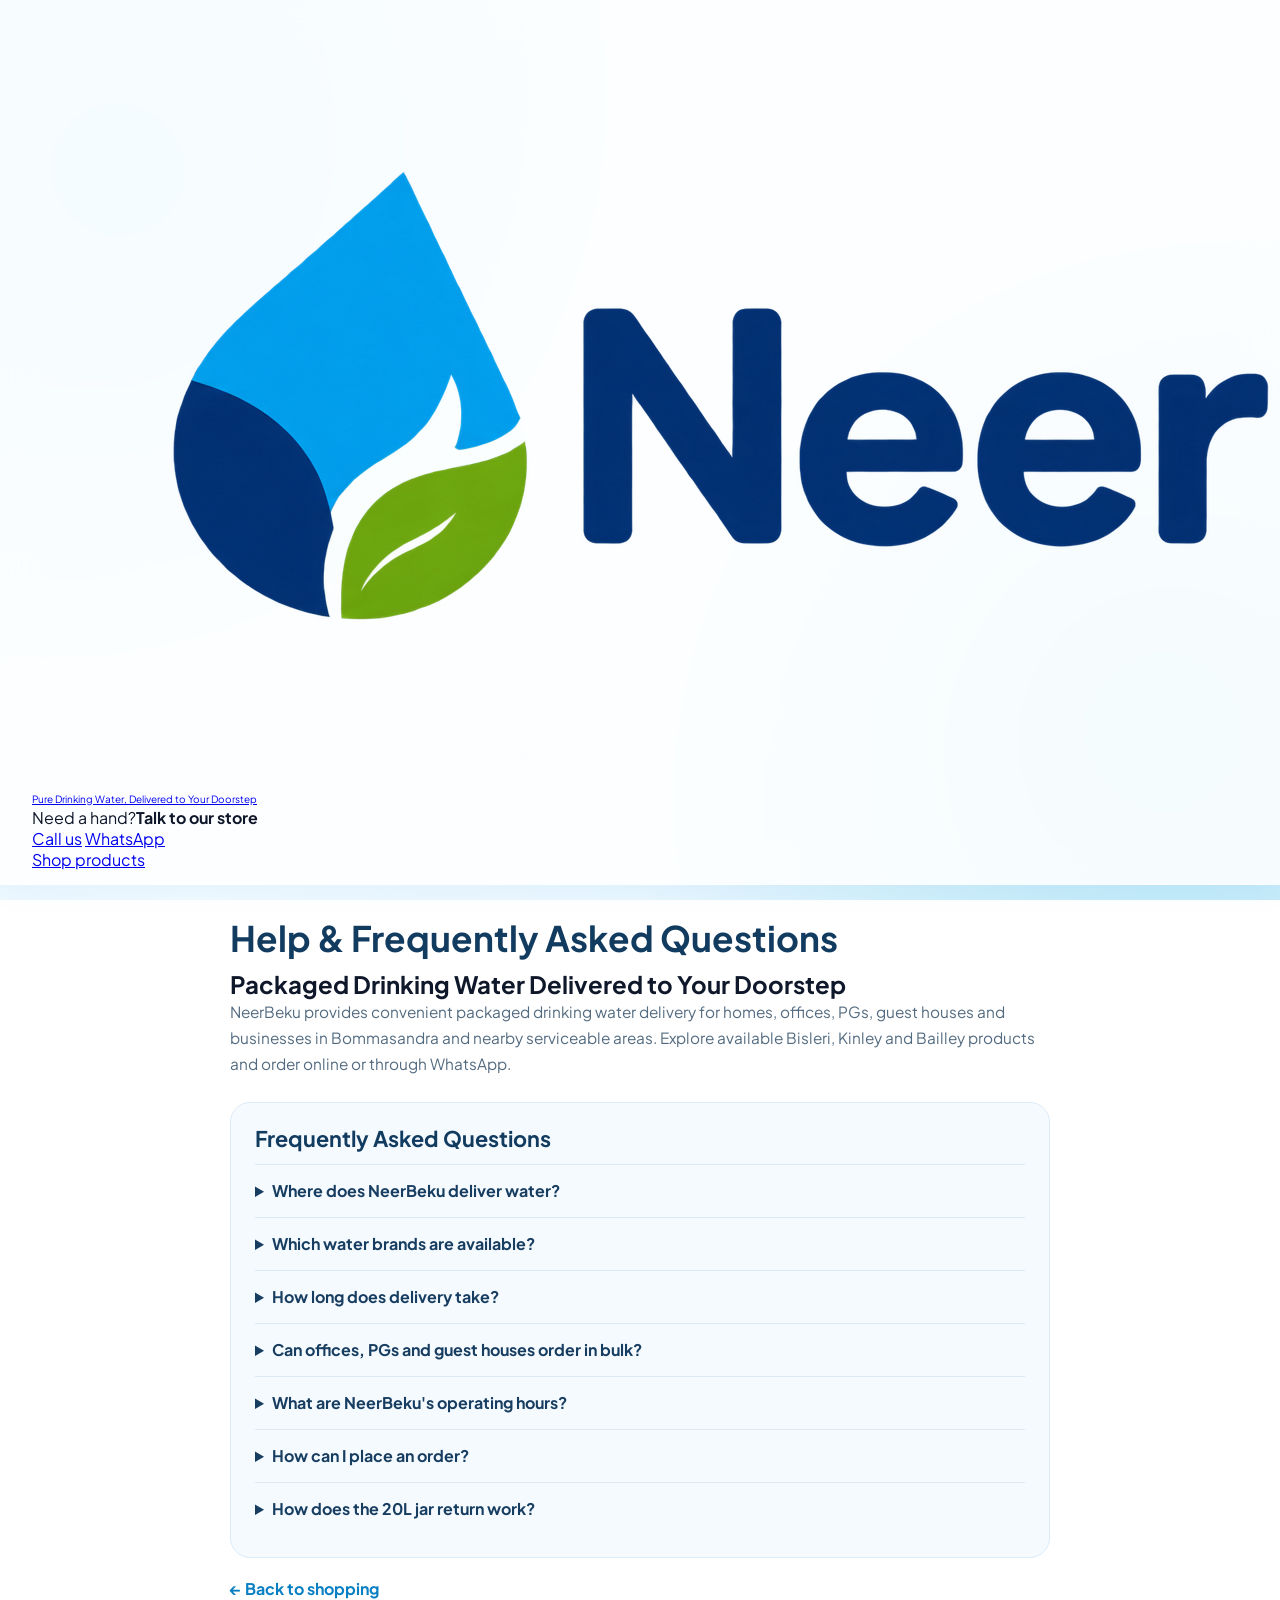
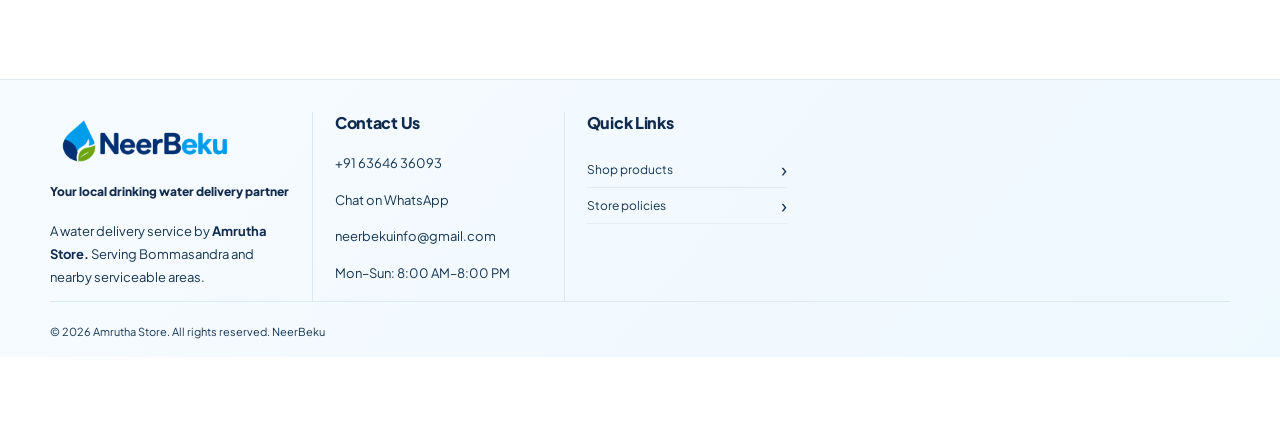
<file: faq.html>
<!DOCTYPE html>
<html lang="en">
<head>
  <meta charset="UTF-8">
  <meta name="viewport" content="width=device-width, initial-scale=1.0">
  <title>Help &amp; FAQs | NeerBeku Water Delivery in Bommasandra</title>
  <meta name="description" content="Learn about NeerBeku water delivery in Bommasandra, available water brands, delivery times, bulk orders, operating hours and 20L jar returns.">
  <meta name="robots" content="index, follow">
  <link rel="canonical" href="https://neerbeku.com/faq.html">
  <meta property="og:type" content="website">
  <meta property="og:site_name" content="NeerBeku">
  <meta property="og:title" content="Help &amp; FAQs | NeerBeku">
  <meta property="og:description" content="Answers about NeerBeku packaged drinking water delivery in Bommasandra.">
  <meta property="og:url" content="https://neerbeku.com/faq.html">
  <link rel="icon" type="image/png" sizes="32x32" href="images/favicon.png">
  <link rel="preconnect" href="https://fonts.googleapis.com">
  <link rel="preconnect" href="https://fonts.gstatic.com" crossorigin>
  <link href="https://fonts.googleapis.com/css2?family=Plus+Jakarta+Sans:wght@400;500;600;700;800&display=swap" rel="stylesheet">
  <link rel="stylesheet" href="styles.css">
  <link rel="stylesheet" href="footer.css">
    <script type="application/ld+json">
  {
    "@context": "https://schema.org",
    "@type": "FAQPage",
    "mainEntity": [
      {"@type":"Question","name":"Where does NeerBeku deliver water?","acceptedAnswer":{"@type":"Answer","text":"NeerBeku delivers packaged drinking water in Bommasandra, Bengaluru and selected nearby serviceable areas."}},
      {"@type":"Question","name":"Which water brands are available?","acceptedAnswer":{"@type":"Answer","text":"Our catalogue includes Bisleri, Kinley and Bailley products. Availability depends on current stock."}},
      {"@type":"Question","name":"How long does delivery take?","acceptedAnswer":{"@type":"Answer","text":"NeerBeku aims to deliver within two hours of order confirmation. Actual delivery time depends on location, distance, availability and order volume."}},
      {"@type":"Question","name":"Can offices, PGs and guest houses order in bulk?","acceptedAnswer":{"@type":"Answer","text":"Yes. Contact our store for bulk water requirements and delivery arrangements."}},
      {"@type":"Question","name":"What are NeerBeku's operating hours?","acceptedAnswer":{"@type":"Answer","text":"We operate daily from 8:00 AM to 8:00 PM."}},
      {"@type":"Question","name":"How can I place an order?","acceptedAnswer":{"@type":"Answer","text":"Browse the website, add products to your cart and complete checkout, or contact us through WhatsApp."}},
      {"@type":"Question","name":"How does the 20L jar return work?","acceptedAnswer":{"@type":"Answer","text":"Eligible NeerBeku-supplied Bisleri jars are covered by our jar return policy. Please refer to our policies page for the return period, inspection and applicable deductions."}}
    ]
  }
  </script>
  <style>
    .help-page{max-width:860px;margin:0 auto;padding:24px 20px 56px}
    .help-hero{margin:8px 0 24px}
    .help-hero h1{color:#123b60;font-size:clamp(1.6rem,4vw,2.2rem);line-height:1.2;margin:0 0 10px}
    .help-hero p{color:#536b80;line-height:1.7;font-size:.96rem}
    .help-faq{padding:22px 24px;background:#f5faff;border:1px solid #dcecf8;border-radius:20px}
    .help-faq h2{color:#123b60;font-size:1.35rem;margin:0 0 12px}
    .help-faq details{padding:14px 0;border-top:1px solid #dce8f2}
    .help-faq summary{cursor:pointer;color:#173d60;font-weight:700;line-height:1.5}
    .help-faq details p{margin:9px 0 0;color:#536b80;line-height:1.65}
    .help-back{display:inline-flex;margin-top:20px;color:#087fc2;font-weight:700;text-decoration:none}
    @media(max-width:600px){.help-page{padding:20px 14px 42px}.help-faq{padding:18px 15px}.help-hero p{font-size:.9rem}}
  </style>
</head>
<body class="shop-page">
  <header class="store-header">
    <div class="store-header-inner">
      <a href="index.html" class="store-brand" aria-label="NeerBeku home">
        <img src="images/logo.png" alt="NeerBeku" class="store-logo">
        <span class="store-tagline">Pure Drinking Water, Delivered to Your Doorstep</span>
      </a>
      <div class="store-help">
        <span class="store-help-copy">Need a hand?<strong>Talk to our store</strong></span>
        <nav class="store-contact" aria-label="Contact the store">
          <a href="tel:+916364636093" class="store-contact-link store-call"><span>Call us</span></a>
          <a href="https://wa.me/916364636093" target="_blank" rel="noopener noreferrer" class="store-contact-link store-whatsapp"><span>WhatsApp</span></a>
        </nav>
      </div>
      <a class="store-cart" href="index.html#catalogue" aria-label="Shop water products">Shop products</a>
    </div>
  </header>
  <main class="help-page">
    <section class="help-hero" aria-labelledby="help-heading">
      <h1 id="help-heading">Help &amp; Frequently Asked Questions</h1>
      <h2>Packaged Drinking Water Delivered to Your Doorstep</h2>
      <p>NeerBeku provides convenient packaged drinking water delivery for homes, offices, PGs, guest houses and businesses in Bommasandra and nearby serviceable areas. Explore available Bisleri, Kinley and Bailley products and order online or through WhatsApp.</p>
    </section>
    <section class="help-faq" aria-labelledby="help-faq-heading">
      <h2 id="help-faq-heading">Frequently Asked Questions</h2>
      <details><summary>Where does NeerBeku deliver water?</summary><p>NeerBeku delivers packaged drinking water in Bommasandra, Bengaluru and selected nearby serviceable areas.</p></details>
      <details><summary>Which water brands are available?</summary><p>Our catalogue includes Bisleri, Kinley and Bailley products. Availability depends on current stock.</p></details>
      <details><summary>How long does delivery take?</summary><p>NeerBeku aims to deliver within two hours of order confirmation. Actual delivery time depends on location, distance, availability and order volume.</p></details>
      <details><summary>Can offices, PGs and guest houses order in bulk?</summary><p>Yes. Contact our store for bulk water requirements and delivery arrangements.</p></details>
      <details><summary>What are NeerBeku's operating hours?</summary><p>We operate daily from 8:00 AM to 8:00 PM.</p></details>
      <details><summary>How can I place an order?</summary><p>Browse the website, add products to your cart and complete checkout, or contact us through WhatsApp.</p></details>
      <details><summary>How does the 20L jar return work?</summary><p>Eligible NeerBeku-supplied Bisleri jars are covered by our jar return policy. Please refer to our <a href="policies.html#jar">jar return policy</a> for the return period, inspection and applicable deductions.</p></details>
    </section>
    <a class="help-back" href="index.html">← Back to shopping</a>
  </main>
  <footer class="nb-footer">
    <div class="nb-footer-grid">
      <section class="nb-footer-brand"><a href="index.html"><img src="images/logo.png" alt="NeerBeku" width="220" height="70"></a><h2>Your local drinking water delivery partner</h2><p>A water delivery service by <strong>Amrutha Store.</strong> Serving Bommasandra and nearby serviceable areas.</p></section>
      <section><h2>Contact Us</h2><ul class="nb-contact-list"><li><a href="tel:+916364636093">+91 63646 36093</a></li><li><a href="https://wa.me/916364636093">Chat on WhatsApp</a></li><li><a href="mailto:neerbekuinfo@gmail.com">neerbekuinfo@gmail.com</a></li><li>Mon–Sun: 8:00 AM–8:00 PM</li></ul></section>
      <section><h2>Quick Links</h2><nav class="nb-policy-links" aria-label="Quick links"><a href="index.html">Shop products <span>›</span></a><a href="policies.html">Store policies <span>›</span></a></nav></section>
    </div>
    <div class="nb-footer-bottom"><span>© 2026 Amrutha Store. All rights reserved. NeerBeku</span></div>
  </footer>
</body>
</html>
</file>
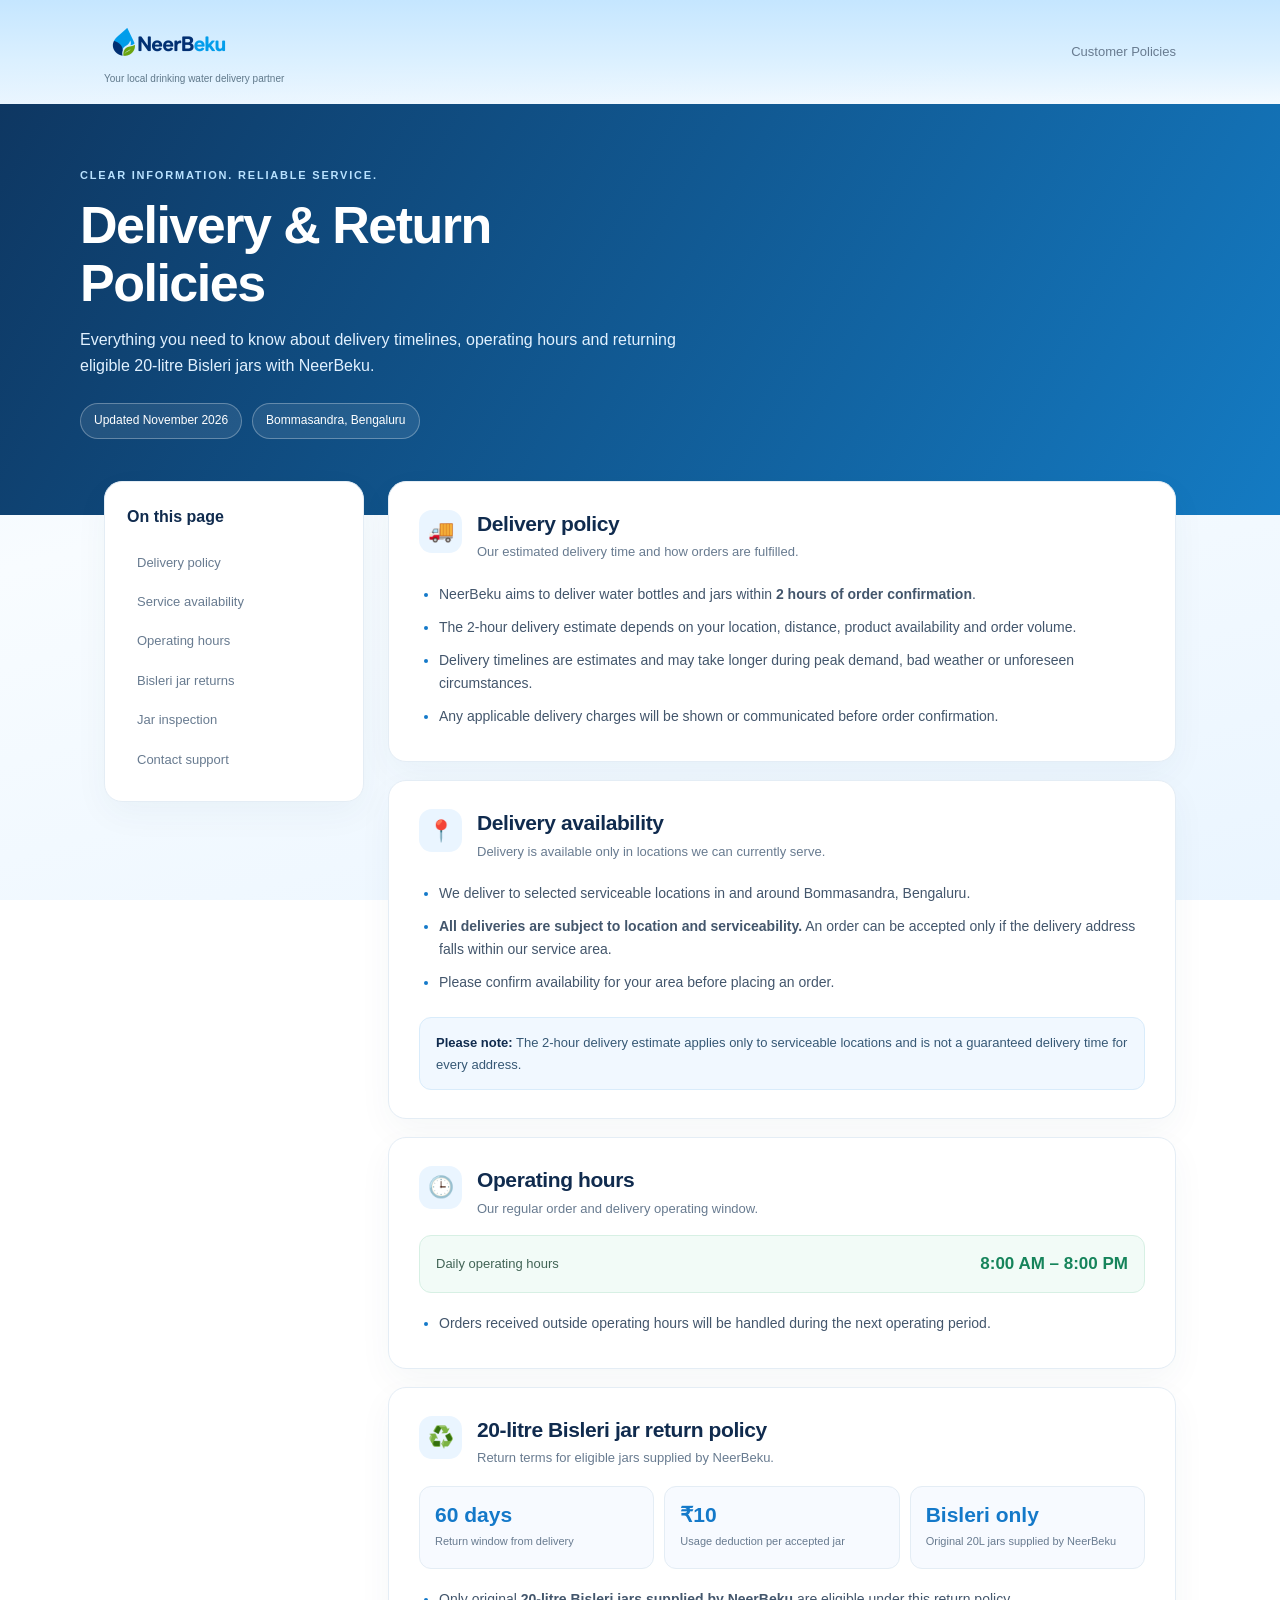
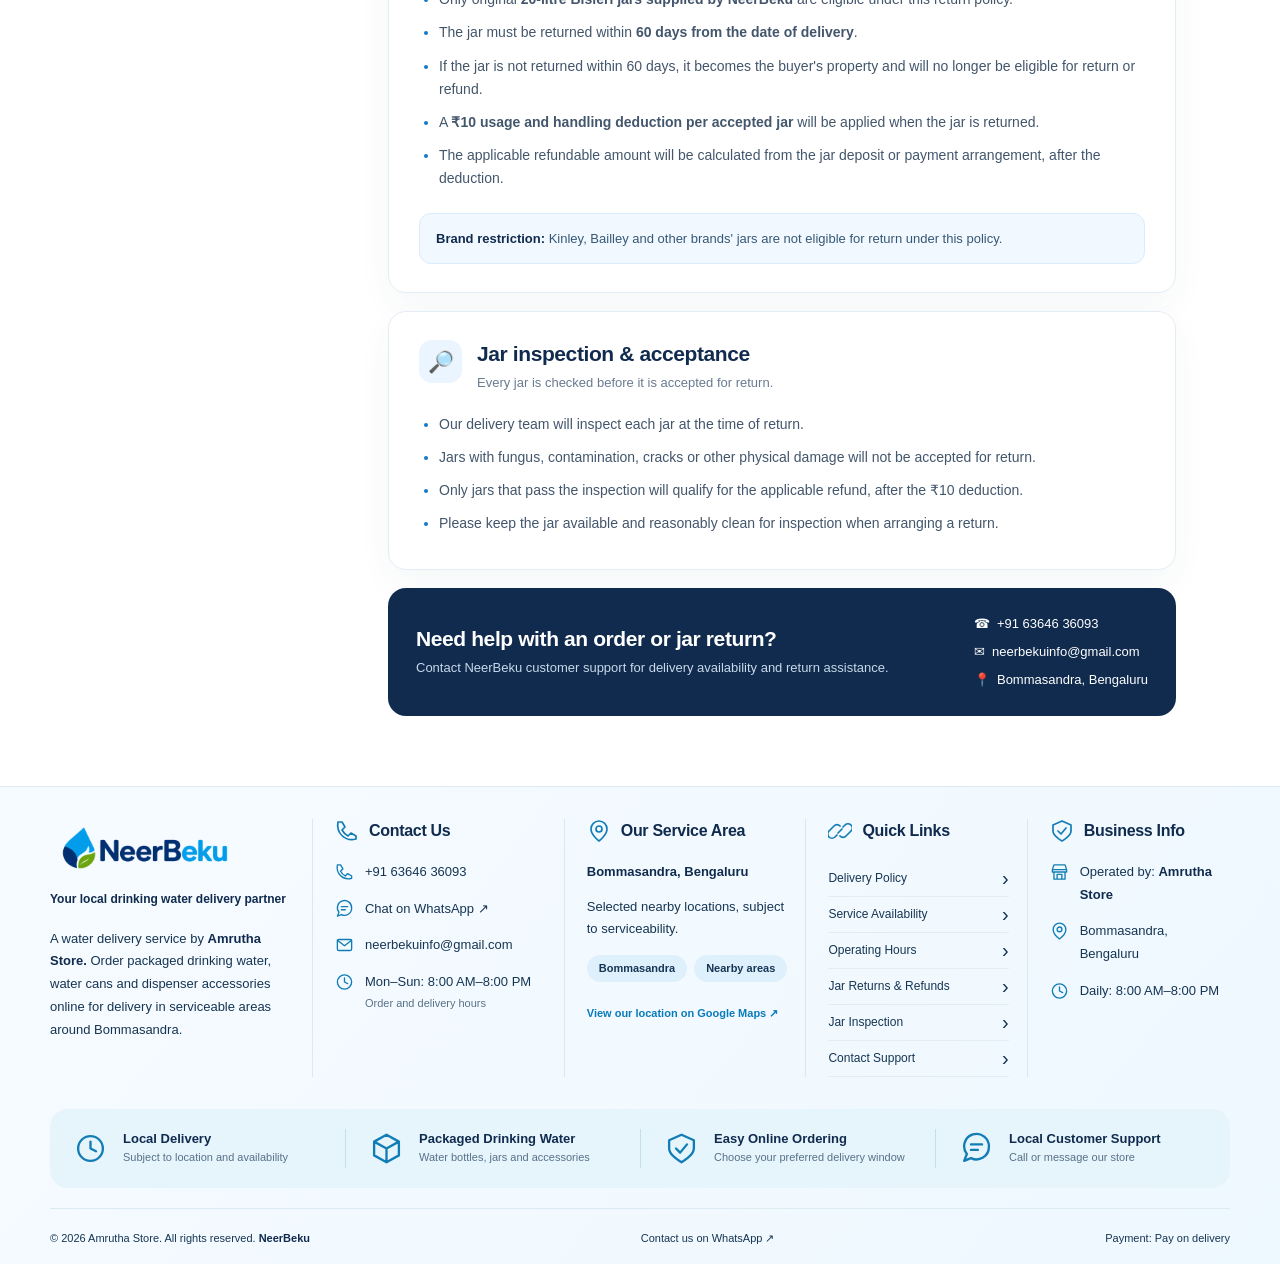
<file: policies.html>
<!DOCTYPE html>
<html lang="en">
<head>
<meta charset="UTF-8">
<meta name="viewport" content="width=device-width, initial-scale=1.0">
<title>Delivery &amp; Jar Return Policies | NeerBeku, Bommasandra</title>
<meta name="description" content="Read NeerBeku's delivery, service availability, operating hours and 20-litre Bisleri jar return policies for Bommasandra, Bengaluru.">
<meta name="robots" content="index, follow">
<link rel="canonical" href="https://neerbeku.com/policies.html">
<style>
:root{--navy:#102b4e;--blue:#1479c9;--sky:#eaf5ff;--ink:#24364b;--muted:#687b90;--line:#e4edf5;--green:#16845b;--bg:#f6faff}
*{box-sizing:border-box}body{margin:0;font-family:Inter,Arial,sans-serif;color:var(--ink);background:var(--public-page-background) fixed;line-height:1.65}
a{color:inherit;text-decoration:none}.top{background:var(--public-header-background)}
.nav{max-width:1120px;margin:auto;padding:18px 24px;display:flex;align-items:center;justify-content:space-between}
.brand{display:flex;align-items:center;gap:11px;font-weight:800;font-size:25px;letter-spacing:-.7px;color:var(--navy)}
.mark{width:39px;height:39px;border-radius:13px;background:linear-gradient(145deg,#168bd7,#0758a6);display:grid;place-items:center;color:#fff;font-size:21px;box-shadow:0 5px 14px #1479c933}
.nav small{color:var(--muted);font-size:13px}
.hero{background:linear-gradient(120deg,#0e3762,#147bc3);color:#fff;padding:62px 24px 76px}
.hero-inner{max-width:1120px;margin:auto}.eyebrow{text-transform:uppercase;letter-spacing:1.8px;font-size:11px;font-weight:800;color:#b9e2ff}
h1{font-size:clamp(34px,5vw,52px);line-height:1.12;margin:12px 0 14px;letter-spacing:-1.5px}
.hero p{max-width:650px;color:#e1f1ff;margin:0;font-size:16px}
.meta{display:flex;gap:10px;flex-wrap:wrap;margin-top:24px}.pill{border:1px solid #ffffff4a;background:#ffffff16;border-radius:30px;padding:7px 13px;font-size:12px;color:#fff}
.wrap{max-width:1120px;margin:-34px auto 70px;padding:0 24px;display:grid;grid-template-columns:260px 1fr;gap:24px;align-items:start}
.side,.content-card{background:#fff;border:1px solid var(--line);border-radius:18px;box-shadow:0 12px 35px #173c5c0b}
.side{padding:22px;position:sticky;top:18px}.side b{display:block;color:var(--navy);margin-bottom:12px}.side a{display:block;padding:9px 10px;border-radius:9px;color:var(--muted);font-size:13px}.side a:hover{background:var(--sky);color:var(--blue)}
.content{display:grid;gap:18px}.content-card{padding:28px 30px;scroll-margin-top:20px}
.section-head{display:flex;gap:15px;align-items:flex-start;margin-bottom:15px}
.icon{width:43px;height:43px;border-radius:13px;background:var(--sky);display:grid;place-items:center;color:var(--blue);font-size:21px;flex:none}
h2{font-size:21px;line-height:1.25;color:var(--navy);margin:1px 0 4px;letter-spacing:-.4px}
.sub{font-size:13px;color:var(--muted);margin:0}
ul{padding-left:20px;margin:14px 0 0}li{padding:5px 0;color:#43566c;font-size:14px}li::marker{color:var(--blue)}
.note{margin-top:18px;background:#f1f8ff;border:1px solid #d9ecfb;border-radius:12px;padding:14px 16px;font-size:13px;color:#365875}
.note strong{color:var(--navy)}
.hours{display:flex;align-items:center;justify-content:space-between;gap:12px;background:#f2fbf7;border:1px solid #d7f0e4;border-radius:12px;padding:14px 16px;margin-top:16px}
.hours span{font-size:13px;color:#426456}.hours strong{color:var(--green);font-size:17px;white-space:nowrap}
.facts{display:grid;grid-template-columns:repeat(3,1fr);gap:10px;margin-top:17px}
.fact{background:#f7faff;border:1px solid var(--line);border-radius:12px;padding:15px}
.fact strong{display:block;color:var(--blue);font-size:21px;line-height:1.2}.fact small{color:var(--muted);font-size:11px}
.contact{background:var(--navy);color:#fff;border-radius:18px;padding:25px 28px;display:flex;justify-content:space-between;gap:20px;align-items:center}
.contact h2{color:#fff;margin-bottom:5px}.contact p{margin:0;color:#c9d9e9;font-size:13px}
.contact-links{display:grid;gap:7px;font-size:13px;color:#fff}
.footer{text-align:center;color:#8a9bad;font-size:12px;padding:0 20px 35px}
@media (max-width: 800px) {
  .wrap { grid-template-columns: minmax(0, 1fr); margin-top: -30px; padding: 0 15px; }
  .side { position: static; min-width: 0; padding: 16px; }
  .side nav { display: flex; flex-wrap: wrap; gap: 4px 8px; }
  .side a { padding: 7px 8px; }
  .content { grid-template-columns: minmax(0, 1fr); }
  .section-head > div:last-child { min-width: 0; }
  .hero { padding: 40px 18px 60px; }
  .nav { gap: 12px; }
  .nav small { text-align: right; }
  .content-card { padding: 20px 16px; }
  .contact { display: block; padding: 20px 16px; scroll-margin-top: 20px; }
  .contact-links { margin-top: 14px; overflow-wrap: anywhere; }
  .facts { grid-template-columns: repeat(2, minmax(0, 1fr)); }
}
@media(max-width:430px){.facts{grid-template-columns:1fr}.hours{align-items:flex-start;flex-direction:column}}
html{scroll-behavior:smooth}.side a:focus-visible,a:focus-visible{outline:3px solid #1479c9;outline-offset:3px}@media(prefers-reduced-motion:reduce){html{scroll-behavior:auto}}</style>
<link rel="stylesheet" href="footer.css">
</head>
<body>
<header class="top"><div class="nav"><a class="policy-brand" href="index.html" aria-label="NeerBeku home"><img src="images/logo.png" alt="NeerBeku"><span>Your local drinking water delivery partner</span></a><small>Customer Policies</small></div></header>
<section class="hero"><div class="hero-inner"><div class="eyebrow">Clear information. Reliable service.</div><h1>Delivery & Return<br>Policies</h1><p>Everything you need to know about delivery timelines, operating hours and returning eligible 20-litre Bisleri jars with NeerBeku.</p><div class="meta"><span class="pill">Updated November 2026</span><span class="pill">Bommasandra, Bengaluru</span></div></div></section>
<main class="wrap">
<aside class="side"><b>On this page</b><nav><a href="#delivery">Delivery policy</a><a href="#availability">Service availability</a><a href="#hours">Operating hours</a><a href="#jar">Bisleri jar returns</a><a href="#inspection">Jar inspection</a><a href="#contact">Contact support</a></nav></aside>
<div class="content">
<section class="content-card" id="delivery"><div class="section-head"><div class="icon">🚚</div><div><h2>Delivery policy</h2><p class="sub">Our estimated delivery time and how orders are fulfilled.</p></div></div><ul><li>NeerBeku aims to deliver water bottles and jars within <strong>2 hours of order confirmation</strong>.</li><li>The 2-hour delivery estimate depends on your location, distance, product availability and order volume.</li><li>Delivery timelines are estimates and may take longer during peak demand, bad weather or unforeseen circumstances.</li><li>Any applicable delivery charges will be shown or communicated before order confirmation.</li></ul></section>
<section class="content-card" id="availability"><div class="section-head"><div class="icon">📍</div><div><h2>Delivery availability</h2><p class="sub">Delivery is available only in locations we can currently serve.</p></div></div><ul><li>We deliver to selected serviceable locations in and around Bommasandra, Bengaluru.</li><li><strong>All deliveries are subject to location and serviceability.</strong> An order can be accepted only if the delivery address falls within our service area.</li><li>Please confirm availability for your area before placing an order.</li></ul><div class="note"><strong>Please note:</strong> The 2-hour delivery estimate applies only to serviceable locations and is not a guaranteed delivery time for every address.</div></section>
<section class="content-card" id="hours"><div class="section-head"><div class="icon">🕒</div><div><h2>Operating hours</h2><p class="sub">Our regular order and delivery operating window.</p></div></div><div class="hours"><span>Daily operating hours</span><strong>8:00 AM – 8:00 PM</strong></div><ul><li>Orders received outside operating hours will be handled during the next operating period.</li></ul></section>
<section class="content-card" id="jar"><div class="section-head"><div class="icon">♻️</div><div><h2>20-litre Bisleri jar return policy</h2><p class="sub">Return terms for eligible jars supplied by NeerBeku.</p></div></div><div class="facts"><div class="fact"><strong>60 days</strong><small>Return window from delivery</small></div><div class="fact"><strong>₹10</strong><small>Usage deduction per accepted jar</small></div><div class="fact"><strong>Bisleri only</strong><small>Original 20L jars supplied by NeerBeku</small></div></div><ul><li>Only original <strong>20-litre Bisleri jars supplied by NeerBeku</strong> are eligible under this return policy.</li><li>The jar must be returned within <strong>60 days from the date of delivery</strong>.</li><li>If the jar is not returned within 60 days, it becomes the buyer's property and will no longer be eligible for return or refund.</li><li>A <strong>₹10 usage and handling deduction per accepted jar</strong> will be applied when the jar is returned.</li><li>The applicable refundable amount will be calculated from the jar deposit or payment arrangement, after the deduction.</li></ul><div class="note"><strong>Brand restriction:</strong> Kinley, Bailley and other brands' jars are not eligible for return under this policy.</div></section>
<section class="content-card" id="inspection"><div class="section-head"><div class="icon">🔎</div><div><h2>Jar inspection & acceptance</h2><p class="sub">Every jar is checked before it is accepted for return.</p></div></div><ul><li>Our delivery team will inspect each jar at the time of return.</li><li>Jars with fungus, contamination, cracks or other physical damage will not be accepted for return.</li><li>Only jars that pass the inspection will qualify for the applicable refund, after the ₹10 deduction.</li><li>Please keep the jar available and reasonably clean for inspection when arranging a return.</li></ul></section>
<section class="contact" id="contact"><div><h2>Need help with an order or jar return?</h2><p>Contact NeerBeku customer support for delivery availability and return assistance.</p></div><div class="contact-links"><a href="tel:+916364636093">☎ &nbsp;+91 63646 36093</a><a href="mailto:neerbekuinfo@gmail.com">✉ &nbsp;neerbekuinfo@gmail.com</a><span>📍 &nbsp;Bommasandra, Bengaluru</span></div></section>
</div></main>
<footer class="nb-footer">
<div class="nb-footer-grid">
<section class="nb-footer-brand"><a href="index.html"><img src="images/logo.png" alt="NeerBeku" width="220" height="70"></a><h2>Your local drinking water delivery partner</h2><p>A water delivery service by <strong>Amrutha Store.</strong> Order packaged drinking water, water cans and dispenser accessories online for delivery in serviceable areas around Bommasandra.</p></section>
<section><h2><svg viewBox="0 0 24 24" fill="none" stroke="currentColor" stroke-width="1.7" stroke-linecap="round" stroke-linejoin="round" aria-hidden="true"><path d="m7 3 3 5-3 3a16 16 0 0 0 6 6l3-3 5 3v3C10 23 1 14 3 3Z"/></svg>Contact Us</h2><ul class="nb-contact-list">
<li><svg viewBox="0 0 24 24" fill="none" stroke="currentColor" stroke-width="1.7" stroke-linecap="round" stroke-linejoin="round" aria-hidden="true"><path d="m7 3 3 5-3 3a16 16 0 0 0 6 6l3-3 5 3v3C10 23 1 14 3 3Z"/></svg><a href="tel:+916364636093">+91 63646 36093</a></li>
<li><svg viewBox="0 0 24 24" fill="none" stroke="currentColor" stroke-width="1.7" stroke-linecap="round" stroke-linejoin="round" aria-hidden="true"><path d="M21 11a9 9 0 0 1-13 8l-5 2 2-5A9 9 0 1 1 21 11Z"/><path d="M8 9h8M8 13h5"/></svg><a href="https://wa.me/916364636093" target="_blank" rel="noopener noreferrer">Chat on WhatsApp ↗</a></li>
<li><svg viewBox="0 0 24 24" fill="none" stroke="currentColor" stroke-width="1.7" stroke-linecap="round" stroke-linejoin="round" aria-hidden="true"><rect x="3" y="5" width="18" height="14" rx="2"/><path d="m3 6 9 7 9-7"/></svg><a href="mailto:neerbekuinfo@gmail.com">neerbekuinfo@gmail.com</a></li>
<li><svg viewBox="0 0 24 24" fill="none" stroke="currentColor" stroke-width="1.7" stroke-linecap="round" stroke-linejoin="round" aria-hidden="true"><circle cx="12" cy="12" r="9"/><path d="M12 7v5l4 2"/></svg><span>Mon–Sun: 8:00 AM–8:00 PM<small>Order and delivery hours</small></span></li></ul></section>
<section><h2><svg viewBox="0 0 24 24" fill="none" stroke="currentColor" stroke-width="1.7" stroke-linecap="round" stroke-linejoin="round" aria-hidden="true"><path d="M20 10c0 6-8 12-8 12S4 16 4 10a8 8 0 1 1 16 0Z"/><circle cx="12" cy="10" r="3"/></svg>Our Service Area</h2><p><strong>Bommasandra, Bengaluru</strong></p><p>Selected nearby locations, subject to serviceability.</p><div class="nb-area-tags"><span>Bommasandra</span><span>Nearby areas</span></div><a class="nb-map-link" href="https://www.google.com/maps?q=12.815047,77.691037" target="_blank" rel="noopener noreferrer">View our location on Google Maps ↗</a></section>
<section><h2><svg viewBox="0 0 24 24" fill="none" stroke="currentColor" stroke-width="1.7" stroke-linecap="round" stroke-linejoin="round" aria-hidden="true"><path d="m10 14 4-4M9 16l-2 2a4 4 0 0 1-6-6l5-5a4 4 0 0 1 6 0m0 10a4 4 0 0 0 6 0l5-5a4 4 0 0 0-6-6l-2 2"/></svg>Quick Links</h2><nav class="nb-policy-links" aria-label="Store policies">
<a href="policies.html#delivery">Delivery Policy <span>›</span></a><a href="policies.html#availability">Service Availability <span>›</span></a><a href="policies.html#hours">Operating Hours <span>›</span></a><a href="policies.html#jar">Jar Returns &amp; Refunds <span>›</span></a><a href="policies.html#inspection">Jar Inspection <span>›</span></a><a href="policies.html#contact">Contact Support <span>›</span></a></nav></section>
<section><h2><svg viewBox="0 0 24 24" fill="none" stroke="currentColor" stroke-width="1.7" stroke-linecap="round" stroke-linejoin="round" aria-hidden="true"><path d="m12 2 9 4v6c0 5-9 10-9 10S3 17 3 12V6Z"/><path d="m8 12 3 3 5-6"/></svg>Business Info</h2><ul class="nb-contact-list"><li><svg viewBox="0 0 24 24" fill="none" stroke="currentColor" stroke-width="1.7" stroke-linecap="round" stroke-linejoin="round" aria-hidden="true"><path d="M3 9 5 3h14l2 6M3 9h18v3H3ZM5 12v9h14v-9M9 21v-6h6v6"/></svg><span>Operated by: <strong>Amrutha Store</strong></span></li><li><svg viewBox="0 0 24 24" fill="none" stroke="currentColor" stroke-width="1.7" stroke-linecap="round" stroke-linejoin="round" aria-hidden="true"><path d="M20 10c0 6-8 12-8 12S4 16 4 10a8 8 0 1 1 16 0Z"/><circle cx="12" cy="10" r="3"/></svg><span>Bommasandra, Bengaluru</span></li><li><svg viewBox="0 0 24 24" fill="none" stroke="currentColor" stroke-width="1.7" stroke-linecap="round" stroke-linejoin="round" aria-hidden="true"><circle cx="12" cy="12" r="9"/><path d="M12 7v5l4 2"/></svg><span>Daily: 8:00 AM–8:00 PM</span></li></ul></section>
</div>
<div class="nb-footer-features">
<div><svg viewBox="0 0 24 24" fill="none" stroke="currentColor" stroke-width="1.7" stroke-linecap="round" stroke-linejoin="round" aria-hidden="true"><circle cx="12" cy="12" r="9"/><path d="M12 7v5l4 2"/></svg><span><strong>Local Delivery</strong><small>Subject to location and availability</small></span></div>
<div><svg viewBox="0 0 24 24" fill="none" stroke="currentColor" stroke-width="1.7" stroke-linecap="round" stroke-linejoin="round" aria-hidden="true"><path d="m3 7 9-5 9 5v10l-9 5-9-5Zm0 0 9 5 9-5M12 12v10"/></svg><span><strong>Packaged Drinking Water</strong><small>Water bottles, jars and accessories</small></span></div>
<div><svg viewBox="0 0 24 24" fill="none" stroke="currentColor" stroke-width="1.7" stroke-linecap="round" stroke-linejoin="round" aria-hidden="true"><path d="m12 2 9 4v6c0 5-9 10-9 10S3 17 3 12V6Z"/><path d="m8 12 3 3 5-6"/></svg><span><strong>Easy Online Ordering</strong><small>Choose your preferred delivery window</small></span></div>
<div><svg viewBox="0 0 24 24" fill="none" stroke="currentColor" stroke-width="1.7" stroke-linecap="round" stroke-linejoin="round" aria-hidden="true"><path d="M21 11a9 9 0 0 1-13 8l-5 2 2-5A9 9 0 1 1 21 11Z"/><path d="M8 9h8M8 13h5"/></svg><span><strong>Local Customer Support</strong><small>Call or message our store</small></span></div>
</div>
<div class="nb-footer-bottom"><p>© 2026 Amrutha Store. All rights reserved. <strong>NeerBeku</strong></p><a href="https://wa.me/916364636093" target="_blank" rel="noopener noreferrer">Contact us on WhatsApp ↗</a><span>Payment: Pay on delivery</span></div>
</footer>
</body></html>
</file>
<file: styles.css>
:root {
      /* Frosted Glass Base Palette */
      --glass-bg: rgba(255, 255, 255, 0.45);
      --glass-bg-hover: rgba(255, 255, 255, 0.65);
      --glass-border: rgba(255, 255, 255, 0.6);
      --glass-shadow: 0 8px 32px 0 rgba(31, 38, 135, 0.08);
      
      --text: #0f172a;
      --text-muted: #475569;
      --text-dim: #334155;
      
      --accent-gradient: linear-gradient(135deg, #0284c7 0%, #06b6d4 100%);
      --accent-cyan: #0284c7;
      --success: #10b981;
    }

    * { box-sizing: border-box; margin: 0; padding: 0; font-family: 'Plus Jakarta Sans', -apple-system, sans-serif; }
    
    body { 
      background: radial-gradient(circle at 10% 20%, rgba(56, 189, 248, 0.25) 0%, transparent 40%),
                  radial-gradient(circle at 90% 80%, rgba(6, 182, 212, 0.2) 0%, transparent 40%),
                  linear-gradient(135deg, #e0f2fe 0%, #f0f9ff 50%, #e0f2fe 100%);
      background-attachment: fixed;
      color: var(--text); 
      padding-bottom: 80px; 
      min-height: 100vh;
      -webkit-font-smoothing: antialiased; 
    }

    header {
      background: rgba(255, 255, 255, 0.85);
      backdrop-filter: blur(16px);
      -webkit-backdrop-filter: blur(16px);
      border-bottom: 1px solid rgba(255, 255, 255, 0.25);
      padding: 14px 32px;
      display: flex;
      justify-content: space-between;
      align-items: center;
      position: sticky;
      top: 0;
      z-index: 200;
      box-shadow: 0 4px 30px rgba(2, 132, 199, 0.06);
    }

  .brand { 
  display: flex;
  align-items: center;
  justify-content: center;
  flex: 1; /* Allows the logo container to take up available space and center */
}

.brand-logo {
  height: 52px;       /* Increased size (adjust between 48px - 60px if needed) */
  width: auto;       /* Preserves aspect ratio */
  object-fit: contain;
  display: block;
}

    .header-actions {
      display: flex;
      align-items: center;
      gap: 12px;
    }

    .contact-help-label {
      font-size: 0.78rem;
      font-weight: 600;
      color: var(--text-muted);
      display: flex;
      align-items: center;
      gap: 6px;
    }

    .contact-sub-link {
      color: var(--text-dim);
      text-decoration: none;
      font-size: 0.8rem;
      font-weight: 700;
      padding: 8px 12px;
      border-radius: 12px;
      background: rgba(255, 255, 255, 0.25);
      backdrop-filter: blur(10px);
      border: 1px solid rgba(255, 255, 255, 0.3);
      transition: all 0.2s ease;
      display: inline-flex;
      align-items: center;
      gap: 4px;
    }
    
    .contact-sub-link:hover {
      background: rgba(255, 255, 255, 0.5);
      color: #0f172a;
      border-color: rgba(255, 255, 255, 0.6);
    }

    .container { max-width: 860px; margin: 0 auto; padding: 0 20px; }

    .reorder-banner {
      background: linear-gradient(135deg, rgba(2, 132, 199, 0.12) 0%, rgba(6, 182, 212, 0.15) 100%);
      backdrop-filter: blur(16px);
      -webkit-backdrop-filter: blur(16px);
      border: 1.5px solid rgba(2, 132, 199, 0.3);
      border-radius: 20px;
      padding: 16px 20px;
      margin: 20px 0 10px;
      display: flex;
      align-items: center;
      justify-content: space-between;
      gap: 16px;
      box-shadow: 0 8px 24px rgba(2, 132, 199, 0.08);
      animation: fadeIn 0.4s ease-out;
    }

    @keyframes fadeIn {
      from { opacity: 0; transform: translateY(-8px); }
      to { opacity: 1; transform: translateY(0); }
    }

    .reorder-info {
      display: flex;
      flex-direction: column;
      gap: 4px;
    }

    .reorder-title {
      font-size: 0.88rem;
      font-weight: 800;
      color: #0369a1;
      display: flex;
      align-items: center;
      gap: 6px;
    }

    .reorder-details {
      font-size: 0.78rem;
      color: var(--text-muted);
      font-weight: 600;
    }

    .reorder-btn {
      background: var(--accent-gradient);
      color: #ffffff;
      border: none;
      padding: 10px 18px;
      border-radius: 12px;
      font-size: 0.82rem;
      font-weight: 800;
      cursor: pointer;
      white-space: nowrap;
      transition: all 0.25s ease;
      box-shadow: 0 4px 12px rgba(2, 132, 199, 0.3);
    }

    .reorder-btn:hover {
      transform: translateY(-1px);
      box-shadow: 0 6px 16px rgba(2, 132, 199, 0.4);
    }

    .hero-carousel-wrapper {
      position: relative;
      width: 100%;
      margin: 28px 0 10px;
      border-radius: 24px;
      overflow: hidden;
      background: transparent;
      aspect-ratio: 16 / 7;
    }

    .hero-carousel-track {
      width: 100%;
      height: 100%;
      display: flex;
      transition: transform 0.5s cubic-bezier(0.4, 0, 0.2, 1);
    }

    .hero-carousel-slide {
      min-width: 100%;
      width: 100%;
      height: 100%;
      flex: 0 0 100%;
      position: relative;
      overflow: hidden;
    }

    .hero-carousel-slide img {
      width: 100%;
      height: 100%;
      object-fit: cover;
      display: block;
    }

    .hero-carousel-arrow {
      position: absolute;
      top: 50%;
      padding: 0 0 3px;
      transform: translateY(-50%);
      width: 38px;
      height: 38px;
      border-radius: 50%;
      border: 1px solid var(--glass-border);
      background: rgba(255, 255, 255, 0.6);
      backdrop-filter: blur(8px);
      color: #0f172a;
      display: flex;
      align-items: center;
      justify-content: center;
      font-size: 1.4rem;
      line-height: 1;
      cursor: pointer;
      z-index: 5;
      display: none;
      transition: all 0.2s ease;
    }

    .hero-carousel-arrow:hover {
      background: #0284c7;
      color: #ffffff;
      border-color: #0284c7;
    }

    .hero-carousel-arrow.prev { left: 14px; }
    .hero-carousel-arrow.next { right: 14px; }

    .hero-carousel-dots {
      position: absolute;
      left: 50%;
      bottom: 12px;
      transform: translateX(-50%);
      display: flex;
      gap: 8px;
      padding: 6px 12px;
      background: rgba(255, 255, 255, 0.65);
      backdrop-filter: blur(12px);
      border-radius: 999px;
      border: 1px solid var(--glass-border);
      z-index: 5;
    }

    .hero-carousel-dot {
      width: 8px;
      height: 8px;
      padding: 0;
      border: 0;
      border-radius: 50%;
      background: #94a3b8;
      cursor: pointer;
      transition: all 0.25s ease;
    }

    .hero-carousel-dot.active {
      background: var(--accent-cyan);
      width: 20px;
      border-radius: 999px;
    }

    .section-label { 
      font-size: 0.8rem; 
      text-transform: uppercase; 
      letter-spacing: 1.5px; 
      color: #0369a1; 
      font-weight: 800; 
      margin: 36px 0 18px; 
      display: flex;
      align-items: center;
      gap: 12px;
    }
    .section-label::after { content: ''; flex: 1; height: 1px; background: rgba(148, 163, 184, 0.4); }

    .category-filter-wrapper {
      margin: 16px 0 24px;
      padding: 6px 0;
      display: flex;
      justify-content: center;
      width: 100%;
    }

    .category-tabs {
      display: flex;
      align-items: center;
      gap: 6px;
      padding: 6px;
      background: rgba(255, 255, 255, 0.85);
      backdrop-filter: blur(20px);
      -webkit-backdrop-filter: blur(20px);
      border: 1px solid var(--glass-border);
      border-radius: 999px;
      box-shadow: 0 10px 25px -5px rgba(2, 132, 199, 0.15);
      max-width: 100%;
      width: 100%;
      justify-content: space-between;
      overflow-x: auto;
      scrollbar-width: none;
    }

    .category-tabs::-webkit-scrollbar { display: none; }

    .category-tab {
      flex: 1;
      text-align: center;
      justify-content: center;
      border: none;
      background: transparent;
      color: var(--text-muted);
      font-size: 0.78rem;
      font-weight: 700;
      padding: 8px 10px;
      border-radius: 999px;
      cursor: pointer;
      white-space: nowrap;
      transition: all 0.25s cubic-bezier(0.4, 0, 0.2, 1);
      display: flex;
      align-items: center;
      gap: 4px;
    }

    .category-tab:hover {
      color: var(--text);
      background: rgba(255, 255, 255, 0.5);
    }

    .category-tab.active {
      background: var(--accent-gradient);
      color: #ffffff;
      box-shadow: 0 4px 14px rgba(2, 132, 199, 0.35);
    }

    .product-clickable-area {
      cursor: pointer;
    }

    .product-image-carousel {
      position: relative;
      width: 100%;
      aspect-ratio: 1 / 1;
      margin-bottom: 16px;
      border-radius: 16px;
      overflow: hidden;
      background: rgba(255, 255, 255, 0.4);
      border: 1px solid var(--glass-border);
    }

    .product-image-track {
      width: 100%;
      height: 100%;
      display: flex;
      transition: transform 0.3s cubic-bezier(0.4, 0, 0.2, 1);
    }

    .product-image-slide {
      min-width: 100%;
      width: 100%;
      height: 100%;
      flex: 0 0 100%;
      display: flex;
      align-items: center;
      justify-content: center;
      overflow: hidden;
      background: rgba(255, 255, 255, 0.3);
    }

    .product-image-slide img {
      width: 100%;
      height: 100%;
      object-fit: contain;
      padding: 12px;
      display: block;
    }

    .product-carousel-arrow {
      position: absolute;
      top: 50%;
      transform: translateY(-50%);
      width: 32px;
      height: 32px;
      border-radius: 50%;
      border: 1px solid var(--glass-border);
      background: rgba(255, 255, 255, 0.7);
      backdrop-filter: blur(8px);
      color: #0f172a;
      display: flex;
      align-items: center;
      justify-content: center;
      font-size: 1.2rem;
      line-height: 1;
      cursor: pointer;
      z-index: 3;
      transition: all 0.2s ease;
    }

    .product-carousel-arrow:hover {
      background: #0284c7;
      color: #fff;
      border-color: #0284c7;
    }

    .product-carousel-arrow.prev { left: 2px; }
    .product-carousel-arrow.next { right: 2px; }
    .product-carousel-arrow.is-hidden { display: none; }

    .product-image-carousel:has(.product-carousel-arrow:not(.is-hidden)) .product-image-slide img {
      box-sizing: border-box;
      padding-inline: 36px;
    }

    .product-carousel-dots {
      position: absolute;
      left: 50%;
      bottom: 10px;
      transform: translateX(-50%);
      display: flex;
      gap: 6px;
      padding: 4px 8px;
      background: rgba(255, 255, 255, 0.6);
      backdrop-filter: blur(8px);
      border-radius: 999px;
      border: 1px solid var(--glass-border);
      z-index: 3;
    }

    .product-carousel-dot {
      width: 6px;
      height: 6px;
      padding: 0;
      border: 0;
      border-radius: 50%;
      background: #94a3b8;
      cursor: pointer;
      transition: all 0.2s ease;
    }

    .product-carousel-dot.active {
      background: var(--accent-cyan);
      transform: scale(1.3);
    }

    .product-image-count {
      position: absolute;
      top: 10px;
      right: 10px;
      z-index: 3;
      padding: 4px 10px;
      border-radius: 999px;
      background: rgba(255, 255, 255, 0.75);
      backdrop-filter: blur(8px);
      border: 1px solid var(--glass-border);
      color: var(--text-muted);
      font-size: 0.65rem;
      font-weight: 700;
    }

    .water-grid {
      display: grid;
      grid-template-columns: repeat(2, minmax(0, 1fr));
      gap: 20px;
    }

    .water-card {
      background: var(--glass-bg);
      backdrop-filter: blur(16px);
      -webkit-backdrop-filter: blur(16px);
      border: 1px solid var(--glass-border);
      border-radius: 24px;
      padding: 20px;
      text-align: left;
      transition: all 0.3s cubic-bezier(0.4, 0, 0.2, 1);
      position: relative;
      display: flex;
      flex-direction: column;
      box-shadow: var(--glass-shadow);
    }

    .water-card.is-hidden {
      display: none !important;
    }

    .water-card:hover {
      background: var(--glass-bg-hover);
      border-color: rgba(56, 189, 248, 0.8);
      transform: translateY(-4px);
      box-shadow: 0 16px 40px 0 rgba(2, 132, 199, 0.15);
    }

    .water-card .badge-type {
      font-size: 0.68rem;
      text-transform: uppercase;
      letter-spacing: 1px;
      font-weight: 800;
      color: #0284c7;
      margin-bottom: 10px;
      display: block;
    }

    .water-title { font-size: 1.15rem; font-weight: 800; color: var(--text); margin-bottom: 6px; }
    .water-desc { font-size: 0.82rem; color: var(--text-muted); margin-bottom: 16px; line-height: 1.5; font-weight: 500; }
    .water-price { font-size: 1.4rem; font-weight: 800; color: #0369a1; }

    .card-bottom {
      margin-top: auto;
      padding-top: 16px;
    }

    .card-qty-row {
      display: flex;
      align-items: center;
      justify-content: space-between;
      gap: 12px;
      margin-bottom: 14px;
    }

    .card-qty-label {
      font-size: 0.72rem;
      color: var(--text-muted);
      text-transform: uppercase;
      letter-spacing: 0.8px;
      font-weight: 800;
    }

    .card-qty-controls {
      display: flex;
      align-items: center;
      gap: 8px;
      background: rgba(255, 255, 255, 0.6);
      backdrop-filter: blur(8px);
      border: 1px solid var(--glass-border);
      padding: 4px 8px;
      border-radius: 999px;
    }

    .card-qty-btn {
      width: 28px;
      height: 28px;
      border-radius: 50%;
      border: none;
      background: #ffffff;
      color: var(--text);
      font-size: 1.1rem;
      font-weight: 700;
      cursor: pointer;
      display: flex;
      align-items: center;
      justify-content: center;
      transition: all 0.2s ease;
      box-shadow: 0 2px 5px rgba(0,0,0,0.05);
    }

    .card-qty-btn:hover { background: var(--accent-cyan); color: #ffffff; }

    .card-qty-value {
      font-size: 0.95rem;
      font-weight: 800;
      min-width: 20px;
      text-align: center;
      color: #0f172a;
    }

    .add-cart-btn {
      width: 100%;
      border: none;
      border-radius: 14px;
      padding: 14px;
      background: var(--accent-gradient);
      color: #ffffff;
      font-size: 0.88rem;
      font-weight: 800;
      cursor: pointer;
      transition: all 0.25s ease;
      letter-spacing: 0.5px;
      box-shadow: 0 4px 15px rgba(2, 132, 199, 0.3);
    }

    .add-cart-btn:hover {
      transform: translateY(-1px);
      box-shadow: 0 6px 20px rgba(2, 132, 199, 0.4);
    }

    .add-cart-btn.added {
      background: #10b981;
      color: #ffffff;
      box-shadow: 0 4px 15px rgba(16, 185, 129, 0.3);
    }

    /* Product Modal Overlay */
    .product-modal-backdrop {
      position: fixed;
      inset: 0;
      background: rgba(15, 23, 42, 0.6);
      backdrop-filter: blur(8px);
      -webkit-backdrop-filter: blur(8px);
      z-index: 1000;
      display: flex;
      justify-content: center;
      align-items: center;
      padding: 20px;
      opacity: 0;
      pointer-events: none;
      transition: opacity 0.3s ease;
    }

    .product-modal-backdrop.active {
      opacity: 1;
      pointer-events: auto;
    }

    .product-modal-card {
      background: rgba(255, 255, 255, 0.92);
      backdrop-filter: blur(24px);
      -webkit-backdrop-filter: blur(24px);
      border: 1px solid var(--glass-border);
      border-radius: 28px;
      width: 100%;
      max-width: 650px;
      max-height: 90vh;
      overflow-y: auto;
      padding: 28px;
      box-shadow: 0 20px 50px rgba(0, 0, 0, 0.2);
      transform: translateY(20px) scale(0.95);
      transition: transform 0.3s cubic-bezier(0.16, 1, 0.3, 1);
      position: relative;
    }

    .product-modal-backdrop.active .product-modal-card {
      transform: translateY(0) scale(1);
    }

    .product-modal-close {
      position: absolute;
      top: 20px;
      right: 20px;
      width: 36px;
      height: 36px;
      border-radius: 50%;
      border: 1px solid var(--glass-border);
      background: rgba(255, 255, 255, 0.8);
      font-size: 1.2rem;
      font-weight: 700;
      color: var(--text-muted);
      cursor: pointer;
      display: flex;
      align-items: center;
      justify-content: center;
      z-index: 10;
      transition: all 0.2s ease;
    }

    .product-modal-close:hover {
      background: #0f172a;
      color: #ffffff;
    }

    .modal-image-container {
      width: 100%;
      height: 260px;
      border-radius: 20px;
      background: rgba(255, 255, 255, 0.6);
      border: 1px solid var(--glass-border);
      display: flex;
      align-items: center;
      justify-content: center;
      overflow: hidden;
      margin-bottom: 20px;
    }

    .modal-image-container img {
      max-height: 100%;
      max-width: 100%;
      object-fit: contain;
      padding: 12px;
    }

    .desc-box {
      background: rgba(241, 245, 249, 0.7);
      border: 1px solid var(--glass-border);
      border-radius: 16px;
      padding: 16px 20px;
      margin-top: 16px;
    }

    .desc-box-title {
      font-size: 0.85rem;
      font-weight: 800;
      color: #0369a1;
      text-transform: uppercase;
      letter-spacing: 0.8px;
      margin-bottom: 8px;
      display: flex;
      align-items: center;
      gap: 6px;
    }

    .desc-box-content {
      font-size: 0.88rem;
      color: var(--text-dim);
      line-height: 1.6;
      font-weight: 500;
    }

    .desc-box-list {
      margin-left: 18px;
      margin-top: 6px;
    }

    .desc-box-list li {
      margin-bottom: 4px;
    }

    .cart-panel, .panel {
      background: var(--glass-bg);
      backdrop-filter: blur(16px);
      -webkit-backdrop-filter: blur(16px);
      border: 1px solid var(--glass-border);
      border-radius: 24px;
      padding: 24px;
      margin-top: 24px;
      box-shadow: var(--glass-shadow);
    }

    .cart-header {
      display: flex;
      align-items: center;
      justify-content: space-between;
      gap: 10px;
      margin-bottom: 16px;
    }

    .cart-header h3 { font-size: 1.05rem; font-weight: 800; color: #0f172a; }

    .cart-count {
      display: inline-flex;
      align-items: center;
      justify-content: center;
      min-width: 28px;
      height: 28px;
      padding: 0 8px;
      border-radius: 999px;
      background: rgba(224, 242, 254, 0.8);
      border: 1px solid rgba(186, 230, 253, 0.8);
      color: #0369a1;
      font-size: 0.78rem;
      font-weight: 800;
    }

    .cart-empty { color: var(--text-muted); font-size: 0.9rem; padding: 12px 0; font-weight: 500; }

    .cart-item {
      display: grid;
      grid-template-columns: 1fr auto auto;
      align-items: center;
      gap: 12px;
      padding: 14px 0;
      border-bottom: 1px solid rgba(226, 232, 240, 0.5);
    }

    .cart-item:last-child { border-bottom: 0; }
    .cart-item-name { font-size: 0.92rem; font-weight: 700; color: #0f172a; }
    .cart-item-meta { color: var(--text-muted); font-size: 0.78rem; margin-top: 2px; font-weight: 500; }
    .cart-item-total { font-size: 0.95rem; font-weight: 800; color: #0369a1; }

    .remove-cart-btn {
      border: 0;
      background: transparent;
      color: #ef4444;
      cursor: pointer;
      font-size: 0.8rem;
      font-weight: 600;
      padding: 4px 8px;
      border-radius: 6px;
      transition: background 0.2s;
    }
    .remove-cart-btn:hover { background: rgba(254, 226, 226, 0.6); }

    .cart-total-row {
      display: flex;
      justify-content: space-between;
      align-items: center;
      padding-top: 18px;
      margin-top: 6px;
      border-top: 2px dashed rgba(203, 213, 225, 0.6);
    }

    .cart-total-row span:first-child { color: var(--text-dim); font-size: 0.95rem; font-weight: 700; }
    .cart-total-row span:last-child { color: #0284c7; font-size: 1.3rem; font-weight: 800; }

    .checkbox-group { display: flex; align-items: center; gap: 12px; }
    .checkbox-group input { width: 20px; height: 20px; accent-color: var(--accent-cyan); border-radius: 6px; cursor: pointer; }
    .checkbox-group label { font-size: 0.9rem; color: var(--text-dim); cursor: pointer; font-weight: 600; }

    .form-group { margin-bottom: 20px; }
    label { display: block; font-size: 0.78rem; font-weight: 800; letter-spacing: 0.8px; text-transform: uppercase; margin-bottom: 8px; color: var(--text-dim); }
    
    input, select, textarea {
      width: 100%; 
      padding: 14px 16px; 
      border: 1.5px solid var(--glass-border);
      border-radius: 14px; 
      font-size: 0.95rem; 
      background: rgba(255, 255, 255, 0.5); 
      backdrop-filter: blur(8px);
      color: var(--text);
      font-weight: 500;
      transition: all 0.2s ease;
    }
    input::placeholder, textarea::placeholder { color: #94a3b8; }
    input:focus, select:focus, textarea:focus { 
      outline: none; 
      background: rgba(255, 255, 255, 0.85);
      border-color: var(--accent-cyan); 
      box-shadow: 0 0 0 4px rgba(2, 132, 199, 0.15);
    }

    .total-banner {
      display: flex;
      justify-content: space-between;
      align-items: center;
      background: rgba(224, 242, 254, 0.5);
      border: 1px solid rgba(186, 230, 253, 0.8);
      padding: 20px 24px;
      border-radius: 16px;
      margin: 28px 0 20px;
    }
    .total-label { font-size: 0.95rem; font-weight: 700; color: #0369a1; }
    .total-price { font-size: 1.65rem; font-weight: 800; color: #0284c7; }

    .submit-btn {
      width: 100%; 
      background: var(--accent-gradient); 
      color: #ffffff;
      border: none; 
      padding: 18px; 
      border-radius: 16px; 
      font-size: 1.05rem;
      font-weight: 800; 
      letter-spacing: 0.5px;
      cursor: pointer; 
      transition: all 0.3s ease;
      box-shadow: 0 8px 24px rgba(2, 132, 199, 0.35);
    }
    .submit-btn:hover { 
      opacity: 0.95;
      transform: translateY(-2px);
      box-shadow: 0 12px 30px rgba(2, 132, 199, 0.45);
    }

    .hidden { display: none !important; }
        /* Order confirmation */
    .confirmation { max-width: 560px; margin: 0 auto; padding: 40px 28px; text-align: left; }
    .confirm-icon {
      width: 52px; height: 52px; border-radius: 50%;
      display: flex; align-items: center; justify-content: center;
      background: #ecfdf5; color: #059669; border: 1px solid #a7f3d0;
      margin-bottom: 18px;
    }
    .confirmation h2 { color: var(--text); font-size: 1.6rem; font-weight: 800; margin-bottom: 8px; }
    .confirm-lead { color: var(--text-muted); font-size: 0.95rem; line-height: 1.6; margin-bottom: 24px; }

    .confirm-ref {
      display: flex; flex-direction: column; gap: 4px;
      padding: 16px 18px; margin-bottom: 24px;
      background: rgba(255, 255, 255, 0.7);
      border: 1px solid rgba(2, 132, 199, 0.25); border-left: 4px solid #0284c7;
      border-radius: 10px;
    }
    .confirm-ref-label { font-size: 0.72rem; font-weight: 700; letter-spacing: 0.08em; text-transform: uppercase; color: var(--text-muted); }
    .confirm-ref-code { font-size: 1.35rem; font-weight: 800; letter-spacing: 0.04em; color: #0369a1; font-variant-numeric: tabular-nums; }
    .confirm-ref-note { font-size: 0.8rem; color: var(--text-muted); }

    .confirm-summary { margin-bottom: 8px; }
    .confirm-summary h3 { font-size: 0.8rem; font-weight: 700; letter-spacing: 0.08em; text-transform: uppercase; color: var(--text-muted); margin-bottom: 8px; }
    .confirm-item, .confirm-total { display: flex; justify-content: space-between; gap: 16px; padding: 10px 0; font-size: 0.92rem; border-bottom: 1px solid rgba(15, 23, 42, 0.08); }
    .confirm-item span:last-child { font-variant-numeric: tabular-nums; }
    .confirm-total { border-bottom: 0; border-top: 2px solid rgba(15, 23, 42, 0.15); font-weight: 700; }
    .confirm-total strong { font-size: 1.1rem; font-variant-numeric: tabular-nums; }

    .confirm-details { margin: 16px 0 24px; }
    .confirm-details > div { display: grid; grid-template-columns: 130px 1fr; gap: 12px; padding: 10px 0; border-bottom: 1px solid rgba(15, 23, 42, 0.08); font-size: 0.9rem; }
    .confirm-details dt { color: var(--text-muted); font-weight: 600; }
    .confirm-details dd { color: var(--text); overflow-wrap: anywhere; }

    .confirm-help { font-size: 0.85rem; color: var(--text-muted); margin-bottom: 20px; }
    .confirm-help a { color: #0369a1; font-weight: 700; text-decoration: none; }
    .confirm-help a:hover { text-decoration: underline; }
    .confirm-btn { width: 100%; }
    @media (max-width: 480px) {
      .confirmation { padding: 28px 18px; }
      .confirm-details > div { grid-template-columns: 1fr; gap: 2px; }
    }

    .site-footer {
      max-width: 860px;
      margin: 48px auto 0;
      padding: 0 20px 24px;
    }
    .footer-inner {
      padding: 28px;
      border: 1px solid var(--glass-border);
      border-radius: 24px;
      background: var(--glass-bg);
      box-shadow: var(--glass-shadow);
    }
    .footer-heading { font-size: 1.1rem; font-weight: 800; color: #0369a1; }
    .footer-byline { margin-top: 4px; color: var(--text-dim); font-size: 0.88rem; }
    .footer-description { max-width: 620px; margin-top: 14px; color: var(--text-muted); font-size: 0.85rem; line-height: 1.6; }
    .footer-links { display: flex; flex-wrap: wrap; gap: 10px 24px; margin-top: 18px; }
    .footer-links a { color: #0369a1; font-size: 0.85rem; font-weight: 700; text-decoration: none; }
    .footer-links a:hover, .footer-links a:focus-visible { text-decoration: underline; }
    .footer-bottom { display: flex; justify-content: space-between; align-items: center; gap: 12px; margin-top: 24px; padding-top: 16px; border-top: 1px solid rgba(2, 132, 199, 0.14); color: var(--text-muted); font-size: 0.73rem; }
    .footer-admin-link { color: var(--text-muted); text-decoration: none; font-size: 0.72rem; }
    .footer-admin-link:hover, .footer-admin-link:focus-visible { color: #0369a1; text-decoration: underline; }

    @media (max-width: 620px) {
      header { padding: 12px 16px; }
      .brand-logo { height: 40px; }
      .contact-help-label { display: none; }
      .hero-carousel-wrapper { aspect-ratio: 16 / 9; margin: 16px 0 10px; }
      .container { padding: 0 12px; }
      .water-grid { grid-template-columns: repeat(2, minmax(0, 1fr)); gap: 10px; }
      .water-card { min-width: 0; padding: 7px; border-radius: 15px; }
      .water-card .badge-type { font-size: 0.55rem; font-weight: 600; letter-spacing: 0; margin: 2px 3px 4px; line-height: 1.2; color: var(--text-muted); }
      .water-card .water-title { font-size: 0.84rem; font-weight: 700; line-height: 1.25; margin: 0 3px 5px; overflow-wrap: anywhere; }
      .water-card .water-desc { display: none; }
      .water-card .water-price { font-size: 1rem; margin: 0 3px; }
      .water-card .water-price span { font-size: 0.62rem !important; }
      .water-card .product-image-carousel {
        width: 100%; height: auto; padding: 0; aspect-ratio: 1 / 1;
        margin-bottom: 8px; border: 0; border-radius: 12px;
      }
      .water-card .product-image-track { position: absolute; inset: 0; width: 100%; height: 100%; }
      .water-card .product-image-slide img { padding: 2px; }
      .water-card .product-image-count { display: none; }
      .water-card .product-carousel-arrow { width: 24px; height: 28px; font-size: 1rem; }
      .water-card .product-carousel-arrow.prev { left: 0; }
      .water-card .product-carousel-arrow.next { right: 0; }
      .water-card .product-image-carousel:has(.product-carousel-arrow:not(.is-hidden)) .product-image-slide img {
        padding-inline: 24px;
      }
      .water-card .card-bottom { display: flex; align-items: center; gap: 6px; padding-top: 9px; }
      .water-card .card-qty-row { flex: 0 0 auto; justify-content: flex-start; margin: 0; }
      .water-card .card-qty-label { display: none; }
      .water-card .card-qty-controls { gap: 3px; padding: 3px; }
      .water-card .card-qty-btn { width: 27px; height: 27px; }
      .water-card .card-qty-value { font-size: 0.82rem; min-width: 14px; }
      .water-card .add-cart-btn {
        flex: 1; min-width: 0; width: auto; min-height: 37px;
        padding: 8px 2px; font-size: 0; letter-spacing: 0; border-radius: 10px;
        box-shadow: 0 2px 8px rgba(2, 132, 199, 0.17);
      }
      .cart-item { grid-template-columns: 1fr auto; }
      .cart-item .remove-cart-btn { grid-column: 2; grid-row: 1; justify-self: end; }
      .cart-item-total { grid-column: 2; grid-row: 2; }
      .reorder-banner { flex-direction: column; align-items: flex-start; }
      .reorder-btn { width: 100%; }
      .product-modal-card { padding: 20px; }
      .site-footer { padding: 0 12px 20px; margin-top: 30px; }
      .footer-inner { padding: 20px 16px; }
      .footer-bottom { align-items: flex-start; }
    }

    .location-section {
  margin: 22px 0;
  padding: 18px;
  border: 1px solid var(--glass-border, #dce5e7);
  border-radius: 18px;
}

.location-section h3 {
  margin: 0 0 8px;
}

.location-help {
  margin: 8px 0 14px;
  color: var(--text-muted, #64748b);
  font-size: 0.88rem;
  line-height: 1.5;
}

.address-mode {
  display: grid;
  grid-template-columns: 1fr 1fr;
  gap: 10px;
  margin: 18px 0;
}

.address-mode-btn {
  min-height: 54px;
  padding: 12px 8px;
  border: 1px solid var(--glass-border, #dce5e7);
  border-radius: 13px;
  background: transparent;
  color: var(--text, #17212b);
  font: inherit;
  font-size: 0.85rem;
  font-weight: 700;
  cursor: pointer;
}

.address-mode-btn.active {
  border: 2px solid #087f65;
  background: #e8f6f0;
  color: #075b49;
}

.location-action-btn {
  width: 100%;
  min-height: 48px;
  margin: 10px 0;
  border: 1px solid #b7d9ce;
  border-radius: 12px;
  background: #e8f6f0;
  color: #075b49;
  font: inherit;
  font-weight: 700;
  cursor: pointer;
}

.location-action-btn:disabled {
  opacity: 0.6;
  cursor: wait;
}

.location-status {
  min-height: 20px;
  font-size: 0.85rem;
  color: var(--text-muted, #64748b);
}

#delivery-map {
  height: 260px;
  width: 100%;
  margin: 12px 0;
  border-radius: 14px;
  overflow: hidden;
  background: #e7eee9;
  z-index: 1;
}

.location-suggestions {
  display: flex;
  flex-direction: column;
  margin-top: 6px;
}

.location-suggestion {
  padding: 12px;
  border: 1px solid #dce5e7;
  background: white;
  color: #17212b;
  text-align: left;
  font: inherit;
  font-size: 0.85rem;
  cursor: pointer;
}

.location-suggestion + .location-suggestion {
  border-top: 0;
}

#delivery-address-fields {
  margin-top: 18px;
  padding-top: 16px;
  border-top: 1px solid var(--glass-border, #dce5e7);
}

#delivery-address-fields[hidden],
#manual-address-panel[hidden],
#location-picker-panel[hidden] {
  display: none !important;
}

.location-section .form-group {
  margin-bottom: 16px;
}

.location-section input {
  box-sizing: border-box;
  width: 100%;
  min-height: 44px;
}

@media (max-width: 480px) {
  .location-section {
    padding: 13px;
  }

  .address-mode {
    gap: 7px;
  }

  .address-mode-btn {
    font-size: 0.78rem;
  }

  #delivery-map {
    height: 230px;
  }
}
/* Product card MRP and selling-price presentation — retain Aqua's existing blue palette */
.water-price-block { margin: 8px 0 0; }
.water-price-top { display:flex; align-items:center; justify-content:space-between; gap:8px; min-height:18px; margin-bottom:5px; }
.water-mrp { color:var(--text-muted); font-size:.78rem; font-weight:600; text-decoration:line-through; text-decoration-thickness:1px; }
.water-savings { color:#0369a1; background:rgba(2,132,199,.10); border-radius:999px; padding:3px 7px; font-size:.68rem; font-weight:700; white-space:nowrap; }
.water-price-block .water-price { color:#0369a1; font-size:1.35rem; font-weight:800; line-height:1.2; }
.water-case-meta { display:block; margin-top:4px; color:var(--text-muted); font-size:.72rem; font-weight:600; }
@media (max-width:620px) {
  .water-price-block { margin:5px 2px 0; min-width:0; }
  .water-price-top { min-height:15px; margin-bottom:3px; gap:4px; }
  .water-mrp { font-size:.65rem; }
  .water-savings { font-size:.56rem; padding:2px 5px; }
  .water-price-block .water-price { font-size:.92rem; }
  .water-case-meta { font-size:.59rem; line-height:1.25; }
}


/* Order confirmation summary styled like the compact NeerBeku order receipt. */
.confirmation .confirm-summary-card{margin:20px 0 18px;padding:20px;border:1px solid #dce9f3;border-radius:16px;background:#fff;text-align:left}
.confirm-summary-top{display:flex;align-items:center;justify-content:space-between;gap:12px;margin-bottom:10px}.confirm-summary-top h3{margin:0;color:#142f49;font-size:18px;font-weight:800;letter-spacing:0;text-transform:none}
.confirm-ready{padding:5px 9px;border-radius:999px;background:#e8f8ee;color:#17804b;font-size:10px;font-weight:800;white-space:nowrap}.confirm-payment-method{margin:0 0 18px;color:#63778a;font-size:12px}
.confirm-section-title,.confirm-exchange h4,.confirm-delivery-charges h4{margin:0 0 10px;color:#173b58;font-size:13px;font-weight:800}.confirm-summary-card .confirm-item{padding:10px 0;border-bottom:1px solid #edf1f5;font-size:13px;color:#172f45}.confirm-summary-card .confirm-item span:last-child{font-weight:800;white-space:nowrap}
.confirm-exchange{margin:16px 0;padding:15px 0;border-top:1px solid #e8eef3;border-bottom:1px solid #e8eef3}.confirm-exchange h4{margin-bottom:12px}.confirm-breakdown-row{display:flex;justify-content:space-between;align-items:flex-start;gap:14px;padding:7px 0;color:#607184;font-size:12px;line-height:1.45}.confirm-breakdown-row strong{color:#182f43;font-size:13px;font-weight:800;text-align:right;font-variant-numeric:tabular-nums}.confirm-breakdown-row .confirm-return-value{color:#16a05a}.confirm-exchange-note{margin:8px 0 0;color:#68798a;font-size:11px;line-height:1.5}
.confirm-delivery-charges{margin:16px 0}.confirm-delivery-charges h4{margin-bottom:8px}.confirm-price-card{margin-top:16px;padding:14px 15px;border-radius:13px;background:#eef7ff;color:#1b4568}.confirm-price-card .confirm-breakdown-row{color:#244d70}.confirm-price-card .confirm-breakdown-row strong{color:#244d70}.confirm-price-card .confirm-total{display:flex;justify-content:space-between;align-items:center;gap:12px;margin-top:9px;padding:14px 0 4px;border-top:1px solid #cbddeb;border-bottom:0;color:#152b3d;font-size:13px;font-weight:800}.confirm-price-card .confirm-total strong{color:#0086c9;font-size:22px;font-weight:900;white-space:nowrap}.confirm-price-card>small{display:block;color:#718398;font-size:10px}
@media(max-width:480px){.confirmation .confirm-summary-card{padding:15px 13px}.confirm-summary-top h3{font-size:16px}.confirm-price-card .confirm-total strong{font-size:20px}}


/* Consistent NEERBEKU storefront product-card typography */
.shop-page .water-card .badge-type { display: none; }
.shop-page .water-card .water-title{
  margin:0 0 7px;color:#102f50;font-size:18px;line-height:1.35;font-weight:700;
}
.shop-page .water-card .water-desc{
  margin:0 0 15px;color:#667789;font-size:13.5px;line-height:1.5;font-weight:400;
}
.shop-page .water-card .water-price{
  color:#087fc2;font-size:23px;line-height:1.25;font-weight:800;
}
.shop-page .water-card .water-case-meta{
  display:block;margin-top:5px;color:#718293;font-size:12px;line-height:1.4;
}
.shop-page .water-card .product-clickable-area { display: flex; flex: 1; flex-direction: column; align-items: stretch; }
.shop-page .water-card .product-image-carousel{flex:none}
@media(max-width:560px){
  .shop-page .water-card .water-title{font-size:17px}
  .shop-page .water-card .water-desc{font-size:13px}
  .shop-page .water-card .water-price{font-size:22px}
}

.water-price-top[hidden], .water-savings[hidden] { display: none; }

.shop-page .water-card:hover { transform: none; }
.shop-page .water-card .water-desc { display: none; }
.shop-page .water-card .water-title { margin-top: auto; margin-bottom: 4px; }
.shop-page .water-card .water-price-block {
  display: grid;
  grid-template-columns: max-content minmax(0, 1fr);
  grid-template-areas: "price mrp" "details details";
  align-content: center;
  align-items: baseline;
  gap: 3px 6px;
  margin: 0;
}
.shop-page .water-card .water-price {
  grid-area: price;
  margin: 0;
  white-space: nowrap;
}
.shop-page .water-card .water-price-top {
  grid-area: mrp;
  min-height: 0;
  margin: 0;
  white-space: nowrap;
}
.shop-page .water-card .water-savings {
  position: absolute;
  z-index: 3;
  top: 24px;
  left: 24px;
  pointer-events: none;
  color: #166534;
  background: #dcfce7;
}
.shop-page .water-card .water-case-meta {
  grid-area: details;
  margin: 0;
  line-height: 1.15;
}
.shop-page .water-card .card-bottom {
  display: grid;
  grid-template-columns: 42px minmax(0, 1fr) 42px;
  align-items: center;
  gap: 6px;
  padding-top: 7px;
}
.shop-page .water-card .card-qty-btn {
  position: relative;
  padding: 0;
  font-size: 0;
  width: 100%;
  aspect-ratio: 1;
  height: auto;
  border-radius: 50%;
  background: var(--shop-cart-control-bg);
  color: var(--shop-cart-control-ink);
  box-shadow: none;
  touch-action: manipulation;
  transition: background-color 140ms ease, color 140ms ease, transform 140ms ease;
}
.shop-page .water-card .card-qty-btn::before,
.shop-page .water-card .card-qty-btn:last-child::after {
  content: "";
  position: absolute;
  inset: 0;
  margin: auto;
  width: 12px;
  height: 2px;
  border-radius: 1px;
  background: currentColor;
}
.shop-page .water-card .card-qty-btn:last-child::after {
  width: 2px;
  height: 12px;
}
@media (hover: hover) {
  .shop-page .water-card .card-qty-btn:hover { background: #d9edff; }
}
.shop-page .water-card .card-qty-btn:active {
  background: #086cbc;
  color: #fff;
  transform: scale(.92);
}
.shop-page .water-card .add-cart-btn {
  display: flex;
  justify-content: center;
  align-items: center;
  gap: 6px;
  width: 100%;
  min-width: 0;
  min-height: 42px;
  padding: 4px;
  border-radius: 999px;
  letter-spacing: 0;
  font-size: 1rem;
  background: linear-gradient(180deg, #f1f8ff, #e1effc);
  color: #15548a;
  box-shadow: 0 3px 8px #1769c424;
}
.shop-page .water-card .add-cart-btn:active:not(:disabled):not([aria-disabled="true"]) {
  transform: translateY(1px);
  box-shadow: 0 1px 4px #1769c424;
}
.shop-page .water-card .add-cart-btn.is-added:not(:disabled) {
  background: #dcf5e9;
  color: #176341;
  box-shadow: 0 3px 8px #17634124;
}
.shop-page .water-card .add-cart-btn.is-added:not(:disabled) .card-qty-value { color: #176341; }
.shop-page .water-card .card-add-label { white-space: nowrap; }
.shop-page .add-cart-btn[aria-disabled="true"]:not(:disabled):not(.is-added) {
  opacity: .65;
  box-shadow: none;
  transform: none;
  cursor: default;
}
.shop-page .water-card .card-qty-value {
  display: grid;
  place-items: center;
  min-width: 20px;
  height: 20px;
  padding-inline: 3px;
  border-radius: 999px;
  background: #fff;
  color: #1769c4;
  font-size: .75rem;
  font-variant-numeric: tabular-nums;
}
.shop-page .water-card .card-bottom:has(.add-cart-btn:disabled) { grid-template-columns: 1fr; }
.shop-page .water-card .card-bottom:has(.add-cart-btn:disabled) .card-qty-btn,
.shop-page .water-card .add-cart-btn:disabled .card-qty-value,
.product-modal-card:has(#modalAddToCartBtn:disabled) .card-qty-controls { display: none; }
.shop-page .water-card .add-cart-btn:disabled {
  background: #edf4fb;
  color: #335470;
  font-size: .8rem;
  box-shadow: none;
  transform: none;
}
@media (max-width: 620px) {
  .shop-page .water-card .card-bottom {
    grid-template-columns: 34px minmax(0, 1fr) 34px;
    gap: 4px;
  }
  .shop-page .water-card .add-cart-btn { min-height: 36px; gap: 4px; }
  .shop-page .water-card .add-cart-btn.is-added:not(:disabled) {
    font-size: clamp(.625rem, 2.8vw, .875rem);
    padding-inline: 2px;
  }
}
@media (max-width: 380px) {
  .shop-page .water-card .card-bottom { grid-template-columns: 26px minmax(0, 1fr) 26px; gap: 3px; }
  .shop-page .water-card .card-qty-btn { min-height: 32px; }
  .shop-page .water-card .add-cart-btn { gap: 3px; }
}
@media (prefers-reduced-motion: reduce) {
  .shop-page .water-card .card-qty-btn,
  .shop-page .water-card .add-cart-btn { transition: none; transform: none; }
  .shop-page .water-card .card-qty-btn:active,
  .shop-page .water-card .add-cart-btn:active:not(:disabled) { transform: none; }
}

@media (max-width: 620px) {
  .shop-page .water-card .product-clickable-area { flex: none; }
  .shop-page .water-card .product-image-carousel {
    width: calc(100% + 6px);
    margin-inline: -3px;
    margin-bottom: 2px;
    aspect-ratio: 1.08 / 1;
  }
  .shop-page .water-card .product-image-carousel .product-image-slide img {
    object-position: center bottom;
  }
  .shop-page .water-card .water-title { font-size: clamp(.78rem, 3.6vw, 1rem); line-height: 1.2; }
  .shop-page .water-card .water-price { font-size: clamp(.84rem, 3.8vw, 1.2rem); }
  .shop-page .water-card .water-price span { font-size: .58rem !important; }
  .shop-page .water-card .water-savings { top: 11px; left: 11px; font-size: .65rem; }
  .shop-page .water-card .water-case-meta { font-size: clamp(.55rem, 2.55vw, .7rem); overflow-wrap: anywhere; }
}

.shop-page .water-card .product-image-count { display: none; }

.shop-page .water-card .product-carousel-arrow { display: none; }
.shop-page .water-card .product-image-carousel .product-image-slide img {
  box-sizing: border-box;
  padding: 0;
  object-fit: contain;
}
.shop-page .water-card .product-image-carousel { touch-action: pan-y pinch-zoom; }
.shop-page .water-card .product-carousel-dots { display: none; }
.shop-page .water-card .product-carousel-dot {
  display: grid;
  place-items: center;
  width: 24px;
  height: 24px;
  background: transparent;
  transform: none;
}
.shop-page .water-card .product-carousel-dot::before {
  content: "";
  width: 6px;
  height: 6px;
  border-radius: 999px;
  background: #74879a;
}
.shop-page .water-card .product-carousel-dot.active::before {
  width: 14px;
  background: #087fc2;
}


/* SEO content sections: match the existing NeerBeku blue-and-white storefront */
.seo-intro{max-width:1180px;margin:24px auto 18px;padding:0 20px;color:var(--text-color,#18344f)}
.seo-intro h1{margin:0 0 9px;font-size:clamp(1.35rem,2.5vw,2rem);line-height:1.25;font-weight:800;letter-spacing:-.035em}
.seo-intro p{max-width:850px;margin:0;color:var(--text-muted,#64748b);font-size:.96rem;line-height:1.7}
.seo-faq{margin:34px auto 42px;padding:0 20px}
.seo-faq-inner{max-width:1180px;margin:auto;padding:24px;background:#f5faff;border:1px solid #dcecf8;border-radius:18px}
.seo-faq h2{margin:0 0 14px;color:#123b60;font-size:1.35rem}
.seo-faq details{padding:13px 0;border-top:1px solid #dce8f2}
.seo-faq summary{cursor:pointer;color:#173d60;font-weight:700;line-height:1.5}
.seo-faq details p{margin:8px 0 0;color:#536b80;line-height:1.65}
@media(max-width:600px){.seo-intro{margin:18px auto 14px;padding:0 14px}.seo-faq{padding:0 14px}.seo-faq-inner{padding:18px 15px}}


/* Compact homepage SEO heading; keep the catalogue above the longer supporting copy. */
.shop-page .seo-intro {
  max-width: 1180px;
  margin: 14px auto 8px;
  padding: 0 20px;
}
.shop-page .seo-intro h1 {
  margin: 0;
  color: #18344f;
  font-size: clamp(1.05rem, 2vw, 1.3rem);
  line-height: 1.3;
  font-weight: 800;
  letter-spacing: -.025em;
}
.shop-page .seo-support-copy {
  max-width: 1180px;
  margin: 28px auto 24px;
  padding: 0 20px;
}
.shop-page .seo-support-copy h2 {
  margin: 0 0 7px;
  color: #18344f;
  font-size: 1.08rem;
  line-height: 1.4;
  font-weight: 800;
}
.shop-page .seo-support-copy p {
  max-width: 850px;
  margin: 0;
  color: #64748b;
  font-size: .9rem;
  line-height: 1.65;
}
@media (max-width: 600px) {
  .shop-page .seo-intro { margin: 10px auto 6px; padding: 0 14px; }
  .shop-page .seo-intro h1 { font-size: 1.05rem; line-height: 1.3; }
  .shop-page .seo-support-copy { margin: 24px auto 20px; padding: 0 14px; }
  .shop-page .seo-support-copy h2 { font-size: 1rem; }
  .shop-page .seo-support-copy p { font-size: .84rem; line-height: 1.6; }
}
</file>
<file: footer.css>
:root {
  --public-page-background: linear-gradient(165deg, #e7f4ff, #f8fcff 46%, #eaf5ff);
  --public-header-background: linear-gradient(180deg, #c5e6ff, #dbf0ff 58%, transparent);
}

/* Footer shared by storefront, cart and supplied policies. */
.nb-footer{margin-top:64px;padding:42px 28px 22px;background:linear-gradient(130deg,#f6fbff,#eef8ff);border-top:1px solid #deebf4;color:#163553;font-family:'Plus Jakarta Sans',Arial,sans-serif;font-size:13px;line-height:1.75}
.nb-footer *{box-sizing:border-box}.nb-footer a{color:inherit;text-decoration:none}.nb-footer a:hover{color:#087bbb;text-decoration:underline}.nb-footer a:focus-visible{outline:3px solid #087bbb;outline-offset:4px}
.nb-footer-grid{display:grid;grid-template-columns:1.2fr 1.15fr 1.1fr 1fr 1fr;max-width:1500px;margin:auto;gap:24px}
.nb-footer-grid>section{min-width:0;padding-left:22px;border-left:1px solid #dae8f1}.nb-footer-grid>section:first-child{border:0;padding:0}
.nb-footer h2{font-size:16px;font-weight:800;line-height:1.4;display:flex;align-items:center;gap:10px;color:#102b4e;letter-spacing:-.3px;margin:0 0 18px}
.nb-footer svg{width:24px;height:24px;flex-shrink:0;color:#127db5}.nb-footer p{margin:0 0 12px}.nb-footer strong{color:#102b4e}.nb-footer small{display:block;font-size:11px;color:#587188}
.nb-footer-brand img{display:block;max-width:100%;width:220px;height:70px;object-fit:contain;object-position:left center;margin:-6px 0 8px}.nb-footer-brand h2{font-size:12px;letter-spacing:0;margin-bottom:20px}
.nb-contact-list{padding:0;margin:0;list-style:none}.nb-contact-list li{display:flex;align-items:flex-start;gap:11px;margin:0 0 14px;padding:0;color:#163553;font-size:13px}.nb-contact-list a{overflow-wrap:anywhere}.nb-contact-list svg{width:19px;height:22px}
.nb-area-tags{display:flex;flex-wrap:wrap;gap:7px;margin:14px 0}.nb-area-tags span{border-radius:20px;background:#dff0fd;padding:4px 12px;font-size:11px;font-weight:700}.nb-map-link{display:inline-block;font-weight:700;font-size:11px;color:#087bbb!important;margin-top:8px}
.nb-policy-links{display:grid}.nb-policy-links a{display:flex;align-items:center;justify-content:space-between;gap:12px;padding:7px 0;border-bottom:1px solid #e2edf4;font-size:12px}.nb-policy-links span{font-size:20px;line-height:1}.nb-footer-features{max-width:1500px;margin:32px auto 20px;display:grid;grid-template-columns:repeat(4,minmax(0,1fr));padding:20px 0;background:#e6f4fc;border-radius:18px}.nb-footer-features>div{display:flex;align-items:center;gap:16px;padding:0 24px;border-left:1px solid #c5dfed}.nb-footer-features>div:first-child{border:0}.nb-footer-features svg{width:33px;height:33px}.nb-footer-features strong{display:block;font-size:13px;line-height:1.5}
.nb-footer-bottom{max-width:1500px;margin:auto;border-top:1px solid #dceaf3;padding-top:20px;display:flex;align-items:center;justify-content:space-between;gap:20px;font-size:11px;flex-wrap:wrap}.nb-footer-bottom p{margin:0}
#scheduled-delivery-fields{margin-top:18px;padding:16px;border:1px solid #dce7f2;border-radius:12px;background:#f4f9fe}#scheduled-delivery-fields label{display:block;margin:0 0 8px}#scheduled-slot{margin-bottom:0}#delivery-date{margin-bottom:16px}.delivery-help{font-size:12px;line-height:1.7;color:#587188;margin-top:12px}.delivery-help a{color:#0074c9;text-decoration:underline}
[hidden]{display:none!important}
@media(max-width:1200px){.nb-footer-grid{grid-template-columns:repeat(3,minmax(0,1fr));gap:28px}.nb-footer-grid>section{padding-left:0;border:0}.nb-footer-features{grid-template-columns:repeat(2,minmax(0,1fr));gap:22px}.nb-footer-features>div:nth-child(3){border:0}}
@media(max-width:650px){.nb-footer{padding:28px 18px 24px;margin-top:40px}.nb-footer-grid{grid-template-columns:repeat(2,minmax(0,1fr));gap:24px 18px}.nb-footer-brand{grid-column:1 / -1}.nb-footer h2{font-size:14px;gap:7px}.nb-footer h2 svg{width:21px}.nb-contact-list li{gap:7px;font-size:12px}.nb-footer-features{padding:18px 0;gap:18px}.nb-footer-features>div{padding:0 12px;gap:9px}.nb-footer-features svg{width:25px;height:25px}.nb-footer-features strong{font-size:11px}.nb-footer-features small{font-size:10px}.nb-footer-bottom{align-items:flex-start;flex-direction:column;gap:10px}}
@media(max-width:360px){.nb-footer-grid{grid-template-columns:1fr}.nb-footer-brand{grid-column:auto}.nb-footer-features{grid-template-columns:1fr}.nb-footer-features>div{border:0}}

/* Shared logo tagline and the policy page's actual brand image. */
.store-tagline{max-width:230px;white-space:normal;letter-spacing:0;font-size:10px;line-height:1.5}
.policy-brand{display:flex;flex-direction:column;align-items:flex-start;gap:5px;min-width:0;text-decoration:none}
.policy-brand img{display:block;width:154px;height:48px;object-fit:contain;object-position:left center}
.policy-brand span{max-width:230px;font-size:10px;line-height:1.5;color:#60798b;font-weight:500}
.top .nav{gap:18px}.top .nav>small{flex-shrink:0}
@media(max-width:580px){.store-tagline,.policy-brand span{max-width:190px;font-size:9px}.policy-brand img{width:142px;height:40px}.top .nav{padding:12px 16px}.top .nav>small{font-size:11px}}

/* Compact, viewport-safe footer; especially tuned for mobile checkout. */
.nb-footer { width:100%; max-width:100%; box-sizing:border-box; margin-top:24px; padding:32px 24px 16px; overflow-x:clip; }
.nb-footer-grid,.nb-footer-features,.nb-footer-bottom { width:100%; max-width:1180px; }
.nb-footer-grid { gap:18px; }
.nb-footer-grid>section { min-width:0; overflow-wrap:anywhere; }
@media(max-width:650px) {
  .nb-footer { margin-top:12px; padding:20px 14px 12px; font-size:11px; line-height:1.5; }
  .nb-footer-grid { grid-template-columns:repeat(2,minmax(0,1fr)); gap:14px 12px; }
  .nb-footer-brand { grid-column:1 / -1; }
  .nb-footer-brand img { width:170px; height:52px; margin:0 0 4px; }
  .nb-footer-brand h2 { margin:0 0 6px; font-size:11px; }
  .nb-footer-brand p { max-width:620px; margin:0; font-size:11px; line-height:1.5; }
  .nb-footer h2 { gap:6px; margin:0 0 8px; font-size:12px; line-height:1.3; }
  .nb-footer h2 svg { width:18px; height:18px; }
  .nb-contact-list li { gap:6px; margin:0 0 7px; font-size:11px; line-height:1.45; }
  .nb-contact-list li:last-child { margin-bottom:0; }
  .nb-contact-list svg { width:16px; height:18px; }
  .nb-area-tags { gap:5px; margin:8px 0; }
  .nb-area-tags span { padding:3px 8px; font-size:10px; }
  .nb-map-link { margin-top:4px; font-size:10px; }
  .nb-policy-links a { gap:5px; padding:4px 0; font-size:10px; line-height:1.35; }
  .nb-policy-links span { font-size:16px; }
    .nb-footer-features { display:none; }
  .nb-footer-bottom { display:grid; grid-template-columns:minmax(0,1fr) auto; align-items:start; gap:7px 12px; margin-top:14px; padding-top:10px; font-size:10px; }
  .nb-footer-bottom p { grid-column:1 / -1; line-height:1.4; }
  .nb-footer-bottom a,.nb-footer-bottom span { min-width:0; overflow-wrap:anywhere; }
}
@media(max-width:360px) {
  .nb-footer { padding-inline:12px; }
  .nb-footer-grid { grid-template-columns:minmax(0,1fr); gap:12px; }
  .nb-footer-brand { grid-column:auto; }
  .nb-footer-bottom { grid-template-columns:minmax(0,1fr); }
  .nb-footer-bottom p { grid-column:auto; }
}
</file>
